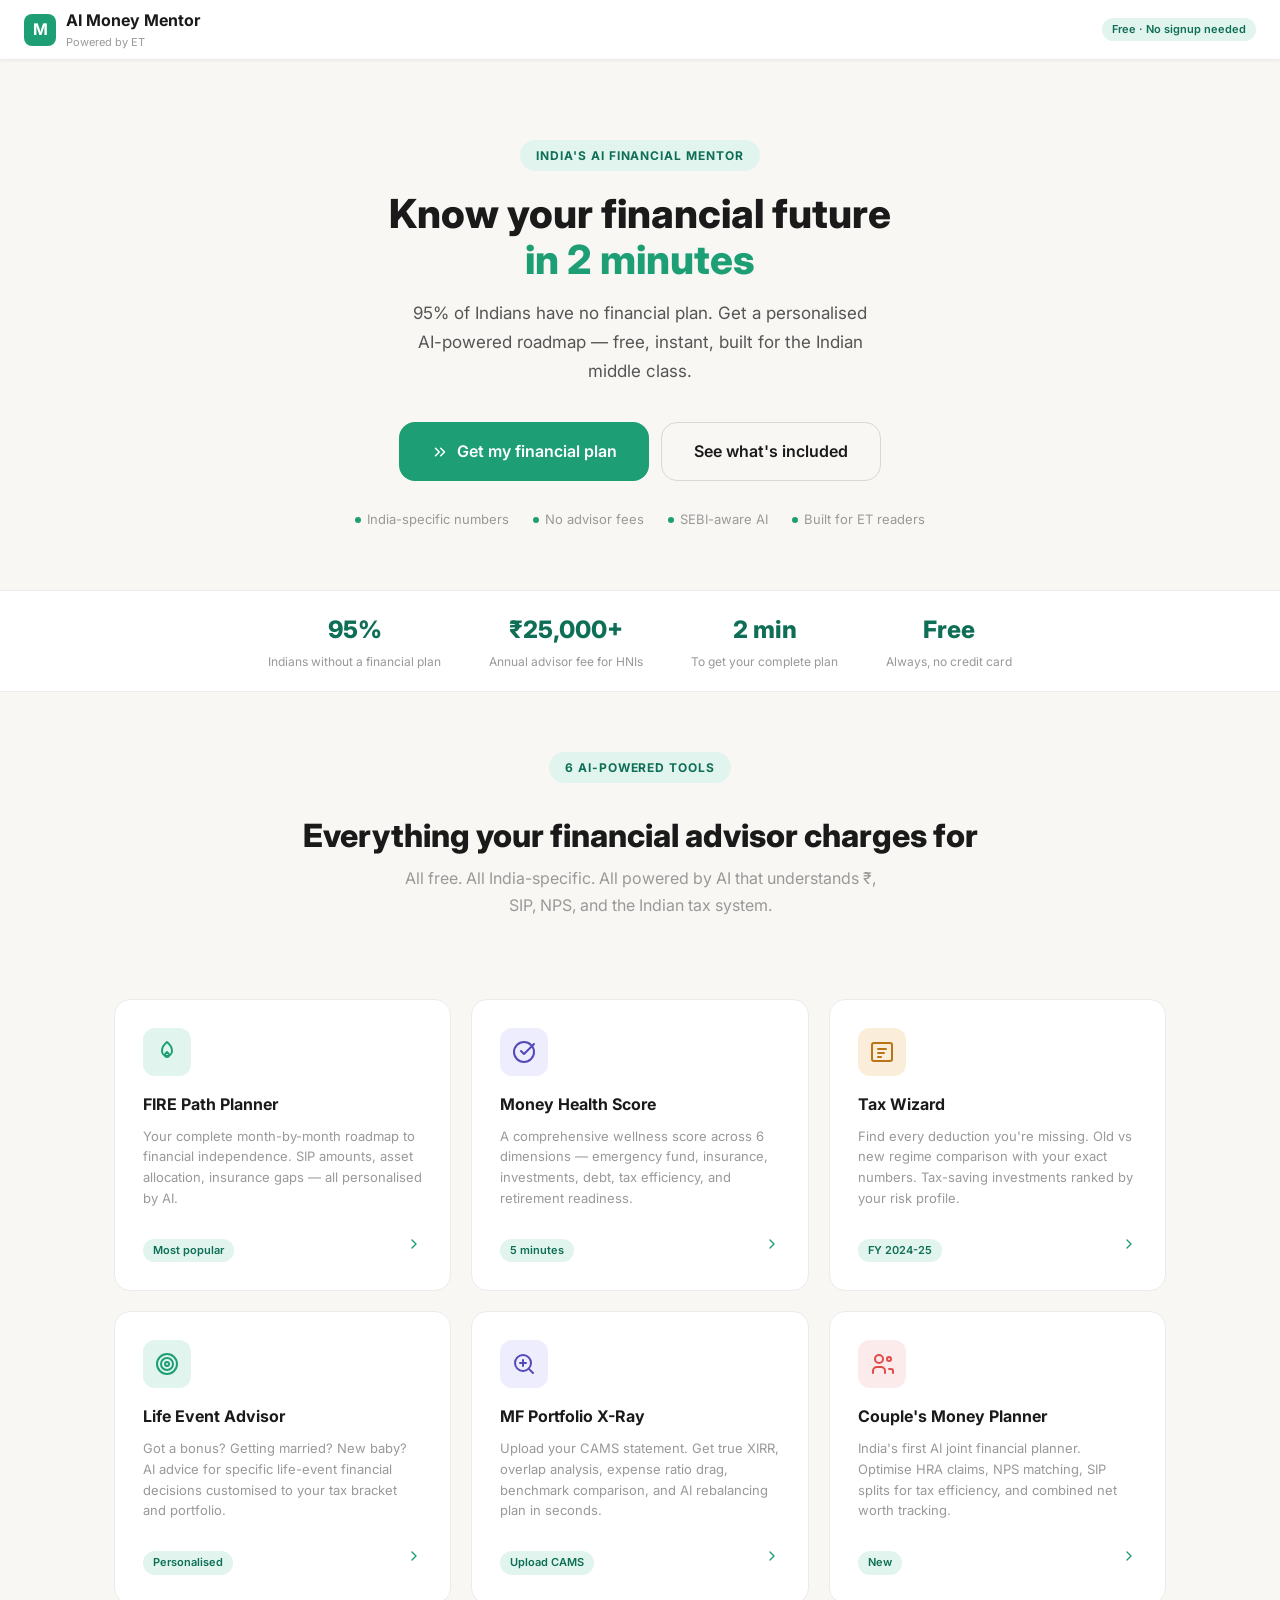
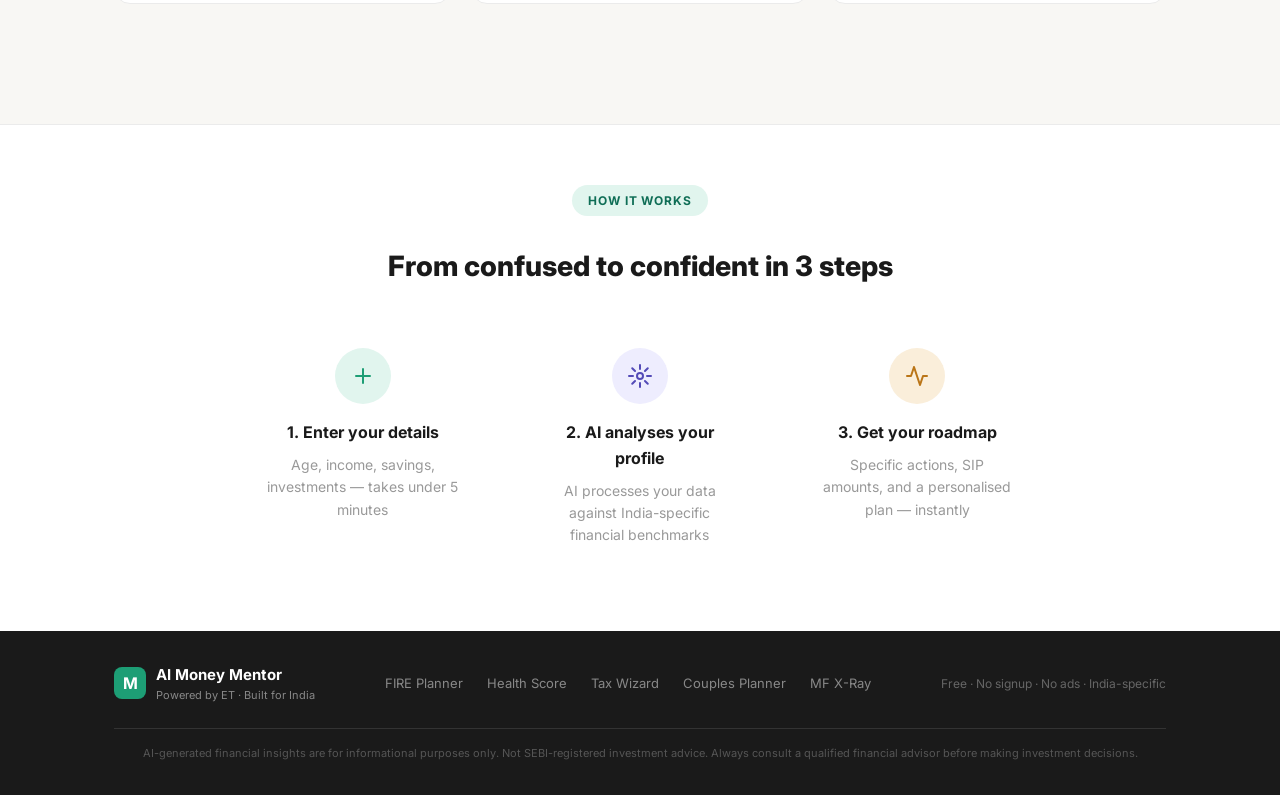
<file: frontend/index.html>
<!DOCTYPE html>
<html lang="en">
<head>
  <meta charset="UTF-8"/>
  <meta name="viewport" content="width=device-width, initial-scale=1.0"/>
  <title>AI Money Mentor — Know your financial future in 2 minutes</title>
  <meta name="description" content="AI-powered personal finance mentor for India. Free FIRE planner, Money Health Score, Tax Wizard and more."/>
  <link rel="preconnect" href="https://fonts.googleapis.com"/>
  <link href="https://fonts.googleapis.com/css2?family=Inter:wght@400;500;600;700;800&display=swap" rel="stylesheet"/>
  <link rel="stylesheet" href="css/style.css"/>
  <link rel="stylesheet" href="css/components.css"/>
</head>
<body>

<!-- Navbar -->
<nav class="navbar">
  <a class="navbar__logo" href="index.html">
    <div class="navbar__logo-mark">M</div>
    <div>
      <div class="navbar__logo-text">AI Money Mentor</div>
      <div class="navbar__logo-sub">Powered by ET</div>
    </div>
  </a>
  <span class="navbar__badge">Free · No signup needed</span>
</nav>

<!-- Hero -->
<section class="hero">
  <div class="container">
    <div class="hero__eyebrow">India's AI Financial Mentor</div>
    <h1 class="hero__title">
      Know your financial future<br/>
      <span>in 2 minutes</span>
    </h1>
    <p class="hero__subtitle">
      95% of Indians have no financial plan. Get a personalised AI-powered roadmap — free, instant, built for the Indian middle class.
    </p>
    <div class="hero__cta">
      <a href="onboarding.html?feature=fire" class="btn btn--primary btn--large">
        <svg width="18" height="18" viewBox="0 0 24 24" fill="none" stroke="currentColor" stroke-width="2" stroke-linecap="round" stroke-linejoin="round"><polyline points="13 17 18 12 13 7"/><polyline points="6 17 11 12 6 7"/></svg>
        Get my financial plan
      </a>
      <a href="#features" class="btn btn--secondary btn--large">See what's included</a>
    </div>
    <div class="hero__trust">
      <div class="hero__trust-item">
        <div class="hero__trust-dot"></div>
        India-specific numbers
      </div>
      <div class="hero__trust-item">
        <div class="hero__trust-dot"></div>
        No advisor fees
      </div>
      <div class="hero__trust-item">
        <div class="hero__trust-dot"></div>
        SEBI-aware AI
      </div>
      <div class="hero__trust-item">
        <div class="hero__trust-dot"></div>
        Built for ET readers
      </div>
    </div>
  </div>
</section>

<!-- Stats Bar -->
<div style="background:var(--bg-primary);border-top:1px solid var(--border-light);border-bottom:1px solid var(--border-light);padding:20px 0">
  <div class="container">
    <div style="display:flex;justify-content:center;gap:48px;flex-wrap:wrap">
      <div style="text-align:center">
        <div style="font-size:24px;font-weight:800;color:var(--brand-green-dark)">95%</div>
        <div style="font-size:12px;color:var(--text-muted);margin-top:2px">Indians without a financial plan</div>
      </div>
      <div style="text-align:center">
        <div style="font-size:24px;font-weight:800;color:var(--brand-green-dark)">₹25,000+</div>
        <div style="font-size:12px;color:var(--text-muted);margin-top:2px">Annual advisor fee for HNIs</div>
      </div>
      <div style="text-align:center">
        <div style="font-size:24px;font-weight:800;color:var(--brand-green-dark)">2 min</div>
        <div style="font-size:12px;color:var(--text-muted);margin-top:2px">To get your complete plan</div>
      </div>
      <div style="text-align:center">
        <div style="font-size:24px;font-weight:800;color:var(--brand-green-dark)">Free</div>
        <div style="font-size:12px;color:var(--text-muted);margin-top:2px">Always, no credit card</div>
      </div>
    </div>
  </div>
</div>

<!-- Features Grid -->
<section id="features" style="padding:60px 0">
  <div class="container">

    <div style="text-align:center;margin-bottom:40px">
      <div class="hero__eyebrow">6 AI-powered tools</div>
      <h2 style="font-size:32px;font-weight:800;margin-top:12px">Everything your financial advisor charges for</h2>
      <p style="font-size:16px;color:var(--text-muted);margin-top:8px;max-width:480px;margin-left:auto;margin-right:auto">
        All free. All India-specific. All powered by AI that understands ₹, SIP, NPS, and the Indian tax system.
      </p>
    </div>

    <div class="features-grid">

      <!-- FIRE Planner -->
      <a class="feature-card" href="onboarding.html?feature=fire">
        <div class="feature-card__icon feature-card__icon--green">
          <svg width="24" height="24" viewBox="0 0 24 24" fill="none" stroke="#1D9E75" stroke-width="2" stroke-linecap="round" stroke-linejoin="round">
            <path d="M12 2c0 0-5 4-5 9a5 5 0 0 0 10 0c0-5-5-9-5-9z"/>
            <path d="M12 12c0 0-2 1.5-2 3a2 2 0 0 0 4 0c0-1.5-2-3-2-3z"/>
          </svg>
        </div>
        <div class="feature-card__title">FIRE Path Planner</div>
        <div class="feature-card__desc">Your complete month-by-month roadmap to financial independence. SIP amounts, asset allocation, insurance gaps — all personalised by AI.</div>
        <div style="display:flex;align-items:center;justify-content:space-between;margin-top:16px">
          <span class="feature-card__tag">Most popular</span>
          <svg width="16" height="16" viewBox="0 0 24 24" fill="none" stroke="var(--brand-green)" stroke-width="2" stroke-linecap="round" stroke-linejoin="round"><polyline points="9 18 15 12 9 6"/></svg>
        </div>
      </a>

      <!-- Money Health Score -->
      <a class="feature-card" href="onboarding.html?feature=score">
        <div class="feature-card__icon feature-card__icon--purple">
          <svg width="24" height="24" viewBox="0 0 24 24" fill="none" stroke="#534AB7" stroke-width="2" stroke-linecap="round" stroke-linejoin="round">
            <circle cx="12" cy="12" r="10"/>
            <polyline points="9 11 12 14 22 4"/>
          </svg>
        </div>
        <div class="feature-card__title">Money Health Score</div>
        <div class="feature-card__desc">A comprehensive wellness score across 6 dimensions — emergency fund, insurance, investments, debt, tax efficiency, and retirement readiness.</div>
        <div style="display:flex;align-items:center;justify-content:space-between;margin-top:16px">
          <span class="feature-card__tag">5 minutes</span>
          <svg width="16" height="16" viewBox="0 0 24 24" fill="none" stroke="var(--brand-green)" stroke-width="2" stroke-linecap="round" stroke-linejoin="round"><polyline points="9 18 15 12 9 6"/></svg>
        </div>
      </a>

      <!-- Tax Wizard -->
      <a class="feature-card" href="onboarding.html?feature=tax">
        <div class="feature-card__icon feature-card__icon--amber">
          <svg width="24" height="24" viewBox="0 0 24 24" fill="none" stroke="#BA7517" stroke-width="2" stroke-linecap="round" stroke-linejoin="round">
            <rect x="2" y="3" width="20" height="18" rx="2"/>
            <line x1="8" y1="9" x2="16" y2="9"/>
            <line x1="8" y1="13" x2="14" y2="13"/>
            <line x1="8" y1="17" x2="11" y2="17"/>
          </svg>
        </div>
        <div class="feature-card__title">Tax Wizard</div>
        <div class="feature-card__desc">Find every deduction you're missing. Old vs new regime comparison with your exact numbers. Tax-saving investments ranked by your risk profile.</div>
        <div style="display:flex;align-items:center;justify-content:space-between;margin-top:16px">
          <span class="feature-card__tag">FY 2024-25</span>
          <svg width="16" height="16" viewBox="0 0 24 24" fill="none" stroke="var(--brand-green)" stroke-width="2" stroke-linecap="round" stroke-linejoin="round"><polyline points="9 18 15 12 9 6"/></svg>
        </div>
      </a>

      <!-- Life Event Advisor -->
      <a class="feature-card" href="onboarding.html?feature=life_event">
        <div class="feature-card__icon feature-card__icon--green">
          <svg width="24" height="24" viewBox="0 0 24 24" fill="none" stroke="#1D9E75" stroke-width="2" stroke-linecap="round" stroke-linejoin="round">
            <circle cx="12" cy="12" r="10"/>
            <circle cx="12" cy="12" r="6"/>
            <circle cx="12" cy="12" r="2"/>
          </svg>
        </div>
        <div class="feature-card__title">Life Event Advisor</div>
        <div class="feature-card__desc">Got a bonus? Getting married? New baby? AI advice for specific life-event financial decisions customised to your tax bracket and portfolio.</div>
        <div style="display:flex;align-items:center;justify-content:space-between;margin-top:16px">
          <span class="feature-card__tag">Personalised</span>
          <svg width="16" height="16" viewBox="0 0 24 24" fill="none" stroke="var(--brand-green)" stroke-width="2" stroke-linecap="round" stroke-linejoin="round"><polyline points="9 18 15 12 9 6"/></svg>
        </div>
      </a>

      <!-- MF X-Ray -->
      <a class="feature-card" href="mf-xray.html">
        <div class="feature-card__icon feature-card__icon--purple">
          <svg width="24" height="24" viewBox="0 0 24 24" fill="none" stroke="#534AB7" stroke-width="2" stroke-linecap="round" stroke-linejoin="round">
            <circle cx="11" cy="11" r="8"/>
            <line x1="21" y1="21" x2="16.65" y2="16.65"/>
            <line x1="11" y1="8" x2="11" y2="14"/>
            <line x1="8" y1="11" x2="14" y2="11"/>
          </svg>
        </div>
        <div class="feature-card__title">MF Portfolio X-Ray</div>
        <div class="feature-card__desc">Upload your CAMS statement. Get true XIRR, overlap analysis, expense ratio drag, benchmark comparison, and AI rebalancing plan in seconds.</div>
        <div style="display:flex;align-items:center;justify-content:space-between;margin-top:16px">
          <span class="feature-card__tag">Upload CAMS</span>
          <svg width="16" height="16" viewBox="0 0 24 24" fill="none" stroke="var(--brand-green)" stroke-width="2" stroke-linecap="round" stroke-linejoin="round"><polyline points="9 18 15 12 9 6"/></svg>
        </div>
      </a>

      <!-- Couples Planner -->
      <a class="feature-card" href="couples.html">
        <div class="feature-card__icon feature-card__icon--red">
          <svg width="24" height="24" viewBox="0 0 24 24" fill="none" stroke="#E24B4A" stroke-width="2" stroke-linecap="round" stroke-linejoin="round">
            <circle cx="9" cy="7" r="4"/>
            <path d="M3 21v-2a4 4 0 0 1 4-4h4a4 4 0 0 1 4 4v2"/>
            <circle cx="19" cy="7" r="2"/>
            <path d="M23 21v-2a2 2 0 0 0-2-2h-2"/>
          </svg>
        </div>
        <div class="feature-card__title">Couple's Money Planner</div>
        <div class="feature-card__desc">India's first AI joint financial planner. Optimise HRA claims, NPS matching, SIP splits for tax efficiency, and combined net worth tracking.</div>
        <div style="display:flex;align-items:center;justify-content:space-between;margin-top:16px">
          <span class="feature-card__tag">New</span>
          <svg width="16" height="16" viewBox="0 0 24 24" fill="none" stroke="var(--brand-green)" stroke-width="2" stroke-linecap="round" stroke-linejoin="round"><polyline points="9 18 15 12 9 6"/></svg>
        </div>
      </a>

    </div>
  </div>
</section>

<!-- How it works -->
<section style="background:var(--bg-primary);padding:60px 0;border-top:1px solid var(--border-light)">
  <div class="container">
    <div style="text-align:center;margin-bottom:40px">
      <div class="hero__eyebrow">How it works</div>
      <h2 style="font-size:28px;font-weight:800;margin-top:12px">From confused to confident in 3 steps</h2>
    </div>
    <div style="display:grid;grid-template-columns:repeat(auto-fit,minmax(240px,1fr));gap:32px;max-width:800px;margin:0 auto">

      <div style="text-align:center;padding:24px">
        <div style="width:56px;height:56px;background:var(--brand-green-light);border-radius:50%;display:flex;align-items:center;justify-content:center;margin:0 auto 16px">
          <svg width="24" height="24" viewBox="0 0 24 24" fill="none" stroke="#1D9E75" stroke-width="2" stroke-linecap="round" stroke-linejoin="round"><line x1="12" y1="5" x2="12" y2="19"/><line x1="5" y1="12" x2="19" y2="12"/></svg>
        </div>
        <div style="font-size:16px;font-weight:700;margin-bottom:8px">1. Enter your details</div>
        <div style="font-size:14px;color:var(--text-muted);line-height:1.6">Age, income, savings, investments — takes under 5 minutes</div>
      </div>

      <div style="text-align:center;padding:24px">
        <div style="width:56px;height:56px;background:var(--brand-purple-light);border-radius:50%;display:flex;align-items:center;justify-content:center;margin:0 auto 16px">
          <svg width="24" height="24" viewBox="0 0 24 24" fill="none" stroke="#534AB7" stroke-width="2" stroke-linecap="round" stroke-linejoin="round"><circle cx="12" cy="12" r="3"/><path d="M12 1v4M12 19v4M4.22 4.22l2.83 2.83M16.95 16.95l2.83 2.83M1 12h4M19 12h4M4.22 19.78l2.83-2.83M16.95 7.05l2.83-2.83"/></svg>
        </div>
        <div style="font-size:16px;font-weight:700;margin-bottom:8px">2. AI analyses your profile</div>
        <div style="font-size:14px;color:var(--text-muted);line-height:1.6">AI processes your data against India-specific financial benchmarks</div>
      </div>

      <div style="text-align:center;padding:24px">
        <div style="width:56px;height:56px;background:var(--brand-amber-light);border-radius:50%;display:flex;align-items:center;justify-content:center;margin:0 auto 16px">
          <svg width="24" height="24" viewBox="0 0 24 24" fill="none" stroke="#BA7517" stroke-width="2" stroke-linecap="round" stroke-linejoin="round"><polyline points="22 12 18 12 15 21 9 3 6 12 2 12"/></svg>
        </div>
        <div style="font-size:16px;font-weight:700;margin-bottom:8px">3. Get your roadmap</div>
        <div style="font-size:14px;color:var(--text-muted);line-height:1.6">Specific actions, SIP amounts, and a personalised plan — instantly</div>
      </div>

    </div>
  </div>
</section>

<!-- Footer -->
<footer style="background:var(--text-primary);color:white;padding:32px 0;margin-top:0">
  <div class="container">
    <div style="display:flex;align-items:center;justify-content:space-between;flex-wrap:wrap;gap:16px">
      <div style="display:flex;align-items:center;gap:10px">
        <div style="width:32px;height:32px;background:var(--brand-green);border-radius:8px;display:flex;align-items:center;justify-content:center;font-weight:700;font-size:16px">M</div>
        <div>
          <div style="font-size:15px;font-weight:700">AI Money Mentor</div>
          <div style="font-size:11px;color:#888">Powered by ET · Built for India</div>
        </div>
      </div>
      <div style="display:flex;gap:24px;flex-wrap:wrap">
        <a href="onboarding.html?feature=fire" style="color:#888;font-size:13px;text-decoration:none">FIRE Planner</a>
        <a href="onboarding.html?feature=score" style="color:#888;font-size:13px;text-decoration:none">Health Score</a>
        <a href="onboarding.html?feature=tax" style="color:#888;font-size:13px;text-decoration:none">Tax Wizard</a>
        <a href="couples.html" style="color:#888;font-size:13px;text-decoration:none">Couples Planner</a>
        <a href="mf-xray.html" style="color:#888;font-size:13px;text-decoration:none">MF X-Ray</a>
      </div>
      <div style="font-size:12px;color:#666">
        Free · No signup · No ads · India-specific
      </div>
    </div>
    <div style="border-top:1px solid #333;margin-top:24px;padding-top:16px;font-size:11px;color:#555;text-align:center">
      AI-generated financial insights are for informational purposes only. Not SEBI-registered investment advice. Always consult a qualified financial advisor before making investment decisions.
    </div>
  </div>
</footer>

<div class="toast" id="toast"></div>
<script src="js/engine.js"></script>
</body>
</html>
</file>
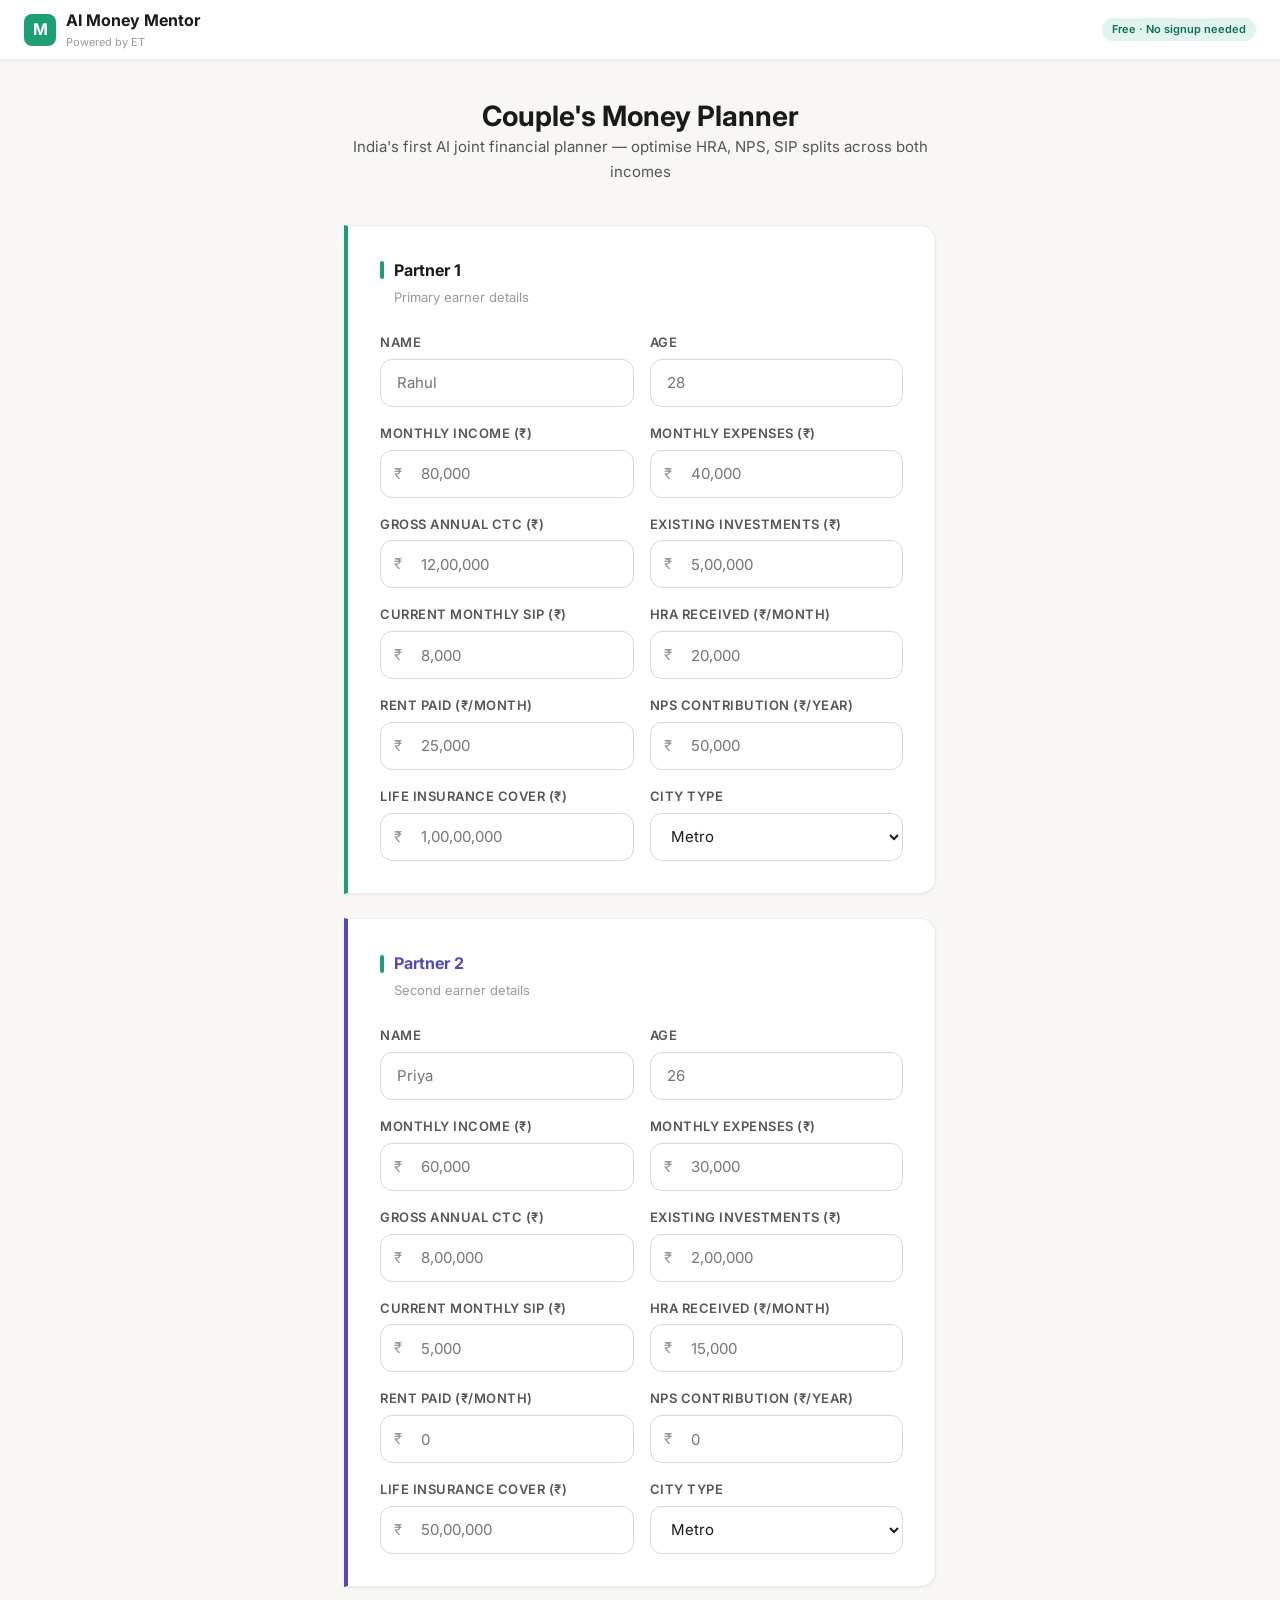
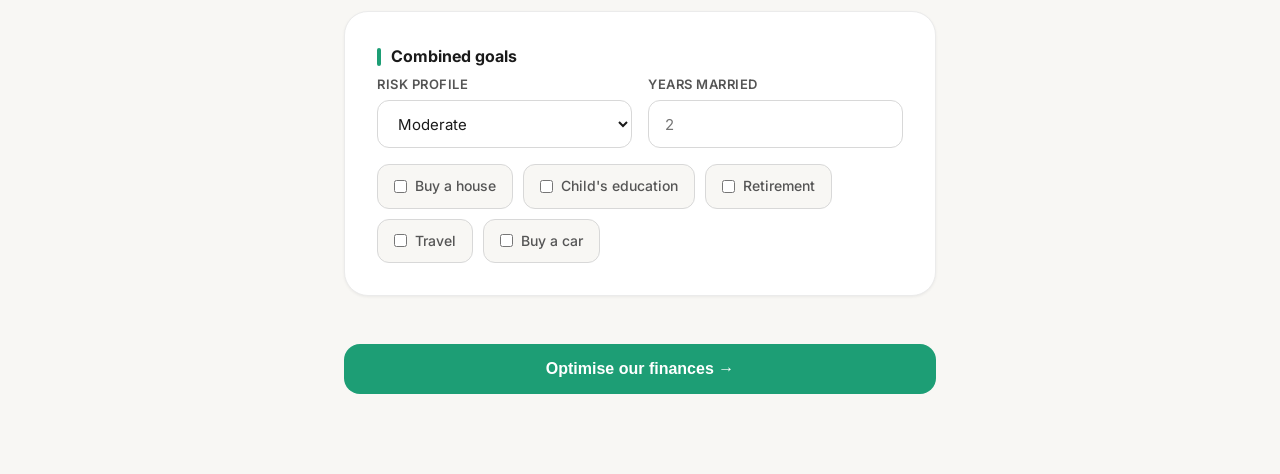
<file: frontend/couples.html>
<!DOCTYPE html>
<html lang="en">
<head>
  <meta charset="UTF-8"/>
  <meta name="viewport" content="width=device-width, initial-scale=1.0"/>
  <title>AI Money Mentor — Couple's Money Planner</title>
  <link rel="preconnect" href="https://fonts.googleapis.com"/>
  <link href="https://fonts.googleapis.com/css2?family=Inter:wght@400;500;600;700;800&display=swap" rel="stylesheet"/>
  <link rel="stylesheet" href="css/style.css"/>
  <link rel="stylesheet" href="css/components.css"/>
</head>
<body>

<nav class="navbar">
  <a class="navbar__logo" href="index.html">
    <div class="navbar__logo-mark">M</div>
    <div>
      <div class="navbar__logo-text">AI Money Mentor</div>
      <div class="navbar__logo-sub">Powered by ET</div>
    </div>
  </a>
  <span class="navbar__badge">Free · No signup needed</span>
</nav>

<div class="loading-overlay" id="loadingOverlay">
  <div class="loading-spinner"></div>
  <div class="loading-text" id="loadingText">Optimising your combined finances...</div>
</div>

<section class="onboarding">
  <div class="container--narrow">
    <div class="onboarding__header">
      <h1>Couple's Money Planner</h1>
      <p>India's first AI joint financial planner — optimise HRA, NPS, SIP splits across both incomes</p>
    </div>

    <form id="couplesForm" novalidate>

      <!-- Partner 1 -->
      <div class="form-section" style="border-left:4px solid var(--brand-green);border-radius:0 var(--radius-lg) var(--radius-lg) 0">
        <div class="form-section__title">Partner 1</div>
        <div class="form-section__subtitle">Primary earner details</div>
        <div class="grid-2" style="gap:16px">
          <div class="form-group">
            <label class="form-label">Name</label>
            <input class="form-input" type="text" id="p1_name" placeholder="Rahul"/>
          </div>
          <div class="form-group">
            <label class="form-label">Age</label>
            <input class="form-input" type="number" id="p1_age" placeholder="28" required/>
          </div>
          <div class="form-group">
            <label class="form-label">Monthly income (₹)</label>
            <div class="form-row">
              <span class="form-prefix">₹</span>
              <input class="form-input form-input--prefix" type="number" id="p1_monthly_income" placeholder="80,000" required/>
            </div>
          </div>
          <div class="form-group">
            <label class="form-label">Monthly expenses (₹)</label>
            <div class="form-row">
              <span class="form-prefix">₹</span>
              <input class="form-input form-input--prefix" type="number" id="p1_monthly_expenses" placeholder="40,000" required/>
            </div>
          </div>
          <div class="form-group">
            <label class="form-label">Gross annual CTC (₹)</label>
            <div class="form-row">
              <span class="form-prefix">₹</span>
              <input class="form-input form-input--prefix" type="number" id="p1_gross_annual_salary" placeholder="12,00,000"/>
            </div>
          </div>
          <div class="form-group">
            <label class="form-label">Existing investments (₹)</label>
            <div class="form-row">
              <span class="form-prefix">₹</span>
              <input class="form-input form-input--prefix" type="number" id="p1_existing_investments" placeholder="5,00,000"/>
            </div>
          </div>
          <div class="form-group">
            <label class="form-label">Current monthly SIP (₹)</label>
            <div class="form-row">
              <span class="form-prefix">₹</span>
              <input class="form-input form-input--prefix" type="number" id="p1_existing_sip" placeholder="8,000"/>
            </div>
          </div>
          <div class="form-group">
            <label class="form-label">HRA received (₹/month)</label>
            <div class="form-row">
              <span class="form-prefix">₹</span>
              <input class="form-input form-input--prefix" type="number" id="p1_hra_received" placeholder="20,000"/>
            </div>
          </div>
          <div class="form-group">
            <label class="form-label">Rent paid (₹/month)</label>
            <div class="form-row">
              <span class="form-prefix">₹</span>
              <input class="form-input form-input--prefix" type="number" id="p1_rent_paid" placeholder="25,000"/>
            </div>
          </div>
          <div class="form-group">
            <label class="form-label">NPS contribution (₹/year)</label>
            <div class="form-row">
              <span class="form-prefix">₹</span>
              <input class="form-input form-input--prefix" type="number" id="p1_nps_contribution" placeholder="50,000"/>
            </div>
          </div>
          <div class="form-group">
            <label class="form-label">Life insurance cover (₹)</label>
            <div class="form-row">
              <span class="form-prefix">₹</span>
              <input class="form-input form-input--prefix" type="number" id="p1_life_insurance_cover" placeholder="1,00,00,000"/>
            </div>
          </div>
          <div class="form-group">
            <label class="form-label">City type</label>
            <select class="form-select" id="p1_city_type">
              <option value="metro">Metro</option>
              <option value="non-metro">Non-metro</option>
            </select>
          </div>
        </div>
      </div>

      <!-- Partner 2 -->
      <div class="form-section" style="border-left:4px solid var(--brand-purple);border-radius:0 var(--radius-lg) var(--radius-lg) 0">
        <div class="form-section__title" style="color:var(--brand-purple)">Partner 2</div>
        <div class="form-section__subtitle">Second earner details</div>
        <div class="grid-2" style="gap:16px">
          <div class="form-group">
            <label class="form-label">Name</label>
            <input class="form-input" type="text" id="p2_name" placeholder="Priya"/>
          </div>
          <div class="form-group">
            <label class="form-label">Age</label>
            <input class="form-input" type="number" id="p2_age" placeholder="26" required/>
          </div>
          <div class="form-group">
            <label class="form-label">Monthly income (₹)</label>
            <div class="form-row">
              <span class="form-prefix">₹</span>
              <input class="form-input form-input--prefix" type="number" id="p2_monthly_income" placeholder="60,000" required/>
            </div>
          </div>
          <div class="form-group">
            <label class="form-label">Monthly expenses (₹)</label>
            <div class="form-row">
              <span class="form-prefix">₹</span>
              <input class="form-input form-input--prefix" type="number" id="p2_monthly_expenses" placeholder="30,000" required/>
            </div>
          </div>
          <div class="form-group">
            <label class="form-label">Gross annual CTC (₹)</label>
            <div class="form-row">
              <span class="form-prefix">₹</span>
              <input class="form-input form-input--prefix" type="number" id="p2_gross_annual_salary" placeholder="8,00,000"/>
            </div>
          </div>
          <div class="form-group">
            <label class="form-label">Existing investments (₹)</label>
            <div class="form-row">
              <span class="form-prefix">₹</span>
              <input class="form-input form-input--prefix" type="number" id="p2_existing_investments" placeholder="2,00,000"/>
            </div>
          </div>
          <div class="form-group">
            <label class="form-label">Current monthly SIP (₹)</label>
            <div class="form-row">
              <span class="form-prefix">₹</span>
              <input class="form-input form-input--prefix" type="number" id="p2_existing_sip" placeholder="5,000"/>
            </div>
          </div>
          <div class="form-group">
            <label class="form-label">HRA received (₹/month)</label>
            <div class="form-row">
              <span class="form-prefix">₹</span>
              <input class="form-input form-input--prefix" type="number" id="p2_hra_received" placeholder="15,000"/>
            </div>
          </div>
          <div class="form-group">
            <label class="form-label">Rent paid (₹/month)</label>
            <div class="form-row">
              <span class="form-prefix">₹</span>
              <input class="form-input form-input--prefix" type="number" id="p2_rent_paid" placeholder="0"/>
            </div>
          </div>
          <div class="form-group">
            <label class="form-label">NPS contribution (₹/year)</label>
            <div class="form-row">
              <span class="form-prefix">₹</span>
              <input class="form-input form-input--prefix" type="number" id="p2_nps_contribution" placeholder="0"/>
            </div>
          </div>
          <div class="form-group">
            <label class="form-label">Life insurance cover (₹)</label>
            <div class="form-row">
              <span class="form-prefix">₹</span>
              <input class="form-input form-input--prefix" type="number" id="p2_life_insurance_cover" placeholder="50,00,000"/>
            </div>
          </div>
          <div class="form-group">
            <label class="form-label">City type</label>
            <select class="form-select" id="p2_city_type">
              <option value="metro">Metro</option>
              <option value="non-metro">Non-metro</option>
            </select>
          </div>
        </div>
      </div>

      <!-- Combined goals -->
      <div class="form-section">
        <div class="form-section__title">Combined goals</div>
        <div class="grid-2" style="gap:16px">
          <div class="form-group">
            <label class="form-label">Risk profile</label>
            <select class="form-select" id="risk_profile">
              <option value="conservative">Conservative</option>
              <option value="moderate" selected>Moderate</option>
              <option value="aggressive">Aggressive</option>
            </select>
          </div>
          <div class="form-group">
            <label class="form-label">Years married</label>
            <input class="form-input" type="number" id="years_married" placeholder="2" min="0"/>
          </div>
        </div>
        <div style="display:flex;flex-wrap:wrap;gap:10px;margin-top:16px">
          <label class="goal-chip"><input type="checkbox" value="house"/> Buy a house</label>
          <label class="goal-chip"><input type="checkbox" value="child_education"/> Child's education</label>
          <label class="goal-chip"><input type="checkbox" value="retirement"/> Retirement</label>
          <label class="goal-chip"><input type="checkbox" value="travel"/> Travel</label>
          <label class="goal-chip"><input type="checkbox" value="car"/> Buy a car</label>
        </div>
      </div>

      <button type="submit" class="btn btn--primary btn--large btn--full mt-24" id="submitBtn">
        Optimise our finances →
      </button>

    </form>
  </div>
</section>

<style>
.goal-chip {
  display:flex;align-items:center;gap:8px;padding:10px 16px;
  background:var(--bg-secondary);border:1.5px solid var(--border-medium);
  border-radius:var(--radius-md);font-size:14px;font-weight:500;
  cursor:pointer;transition:var(--transition);color:var(--text-secondary);
}
.goal-chip:hover { border-color:var(--brand-green);color:var(--brand-green-dark); }
.goal-chip input { accent-color:var(--brand-green); }
.goal-chip:has(input:checked) {
  border-color:var(--brand-green);
  background:var(--brand-green-light);
  color:var(--brand-green-dark);
}
</style>

<div class="toast" id="toast"></div>

<script>
const API_BASE = (window.location.hostname === '127.0.0.1' || window.location.hostname === 'localhost')
  ? 'http://127.0.0.1:8000'
  : 'https://ai-money-mentor-backend.onrender.com';

const LOADING_MESSAGES = [
  'Analysing combined income...',
  'Optimising HRA claims...',
  'Computing NPS strategy...',
  'Splitting SIPs by goal...',
  'Almost there...',
];

function g(id) { return parseFloat(document.getElementById(id)?.value) || 0; }
function s(id) { return document.getElementById(id)?.value || ''; }

function showLoading() {
  const overlay = document.getElementById('loadingOverlay');
  const text = document.getElementById('loadingText');
  if (!overlay) return;
  overlay.classList.add('active');
  let i = 0;
  const interval = setInterval(() => {
    if (text) text.textContent = LOADING_MESSAGES[i % LOADING_MESSAGES.length];
    i++;
  }, 2200);
  overlay._interval = interval;
}

function hideLoading() {
  const overlay = document.getElementById('loadingOverlay');
  if (!overlay) return;
  overlay.classList.remove('active');
  clearInterval(overlay._interval);
}

function showToast(msg, type = '') {
  const t = document.getElementById('toast');
  if (!t) return;
  t.textContent = msg;
  t.className = `toast show ${type}`;
  setTimeout(() => { t.className = 'toast'; }, 3500);
}

document.getElementById('couplesForm').addEventListener('submit', async (e) => {
  e.preventDefault();

  const goals = Array.from(document.querySelectorAll('.goal-chip input:checked')).map(c => c.value);

  const payload = {
    partner1: {
      name:                  s('p1_name') || 'Partner 1',
      age:                   Math.round(g('p1_age')),
      monthly_income:        g('p1_monthly_income'),
      monthly_expenses:      g('p1_monthly_expenses'),
      gross_annual_salary:   g('p1_gross_annual_salary'),
      existing_investments:  g('p1_existing_investments'),
      existing_sip:          g('p1_existing_sip'),
      hra_received:          g('p1_hra_received'),
      rent_paid:             g('p1_rent_paid'),
      nps_contribution:      g('p1_nps_contribution'),
      life_insurance_cover:  g('p1_life_insurance_cover'),
      health_insurance_cover: 500000,
      city_type:             s('p1_city_type'),
    },
    partner2: {
      name:                  s('p2_name') || 'Partner 2',
      age:                   Math.round(g('p2_age')),
      monthly_income:        g('p2_monthly_income'),
      monthly_expenses:      g('p2_monthly_expenses'),
      gross_annual_salary:   g('p2_gross_annual_salary'),
      existing_investments:  g('p2_existing_investments'),
      existing_sip:          g('p2_existing_sip'),
      hra_received:          g('p2_hra_received'),
      rent_paid:             g('p2_rent_paid'),
      nps_contribution:      g('p2_nps_contribution'),
      life_insurance_cover:  g('p2_life_insurance_cover'),
      health_insurance_cover: 500000,
      city_type:             s('p2_city_type'),
    },
    combined_goals: goals,
    risk_profile:   s('risk_profile'),
    years_married:  Math.round(g('years_married')),
  };

  if (!payload.partner1.age || !payload.partner1.monthly_income ||
      !payload.partner2.age || !payload.partner2.monthly_income) {
    showToast('Please fill both partners age and income', 'error');
    return;
  }

  showLoading();
  document.getElementById('submitBtn').classList.add('btn--loading');

  try {
    const res = await fetch(`${API_BASE}/api/couples`, {
      method: 'POST',
      headers: { 'Content-Type': 'application/json' },
      body: JSON.stringify(payload),
    });

    if (!res.ok) {
      const err = await res.json().catch(() => ({}));
      throw new Error(err.detail || `Error ${res.status}`);
    }

    const result = await res.json();
    sessionStorage.setItem('mentorResult', JSON.stringify({ feature: 'couples', result }));
    window.location.href = 'result.html';
  } catch (err) {
    hideLoading();
    document.getElementById('submitBtn').classList.remove('btn--loading');
    showToast(err.message || 'Something went wrong', 'error');
    console.error(err);
  }
});

// Wake up Render backend on page load
(async () => {
  try { await fetch(`${API_BASE}/api/health`); } catch (_) {}
})();
</script>
</body>
</html>
</file>
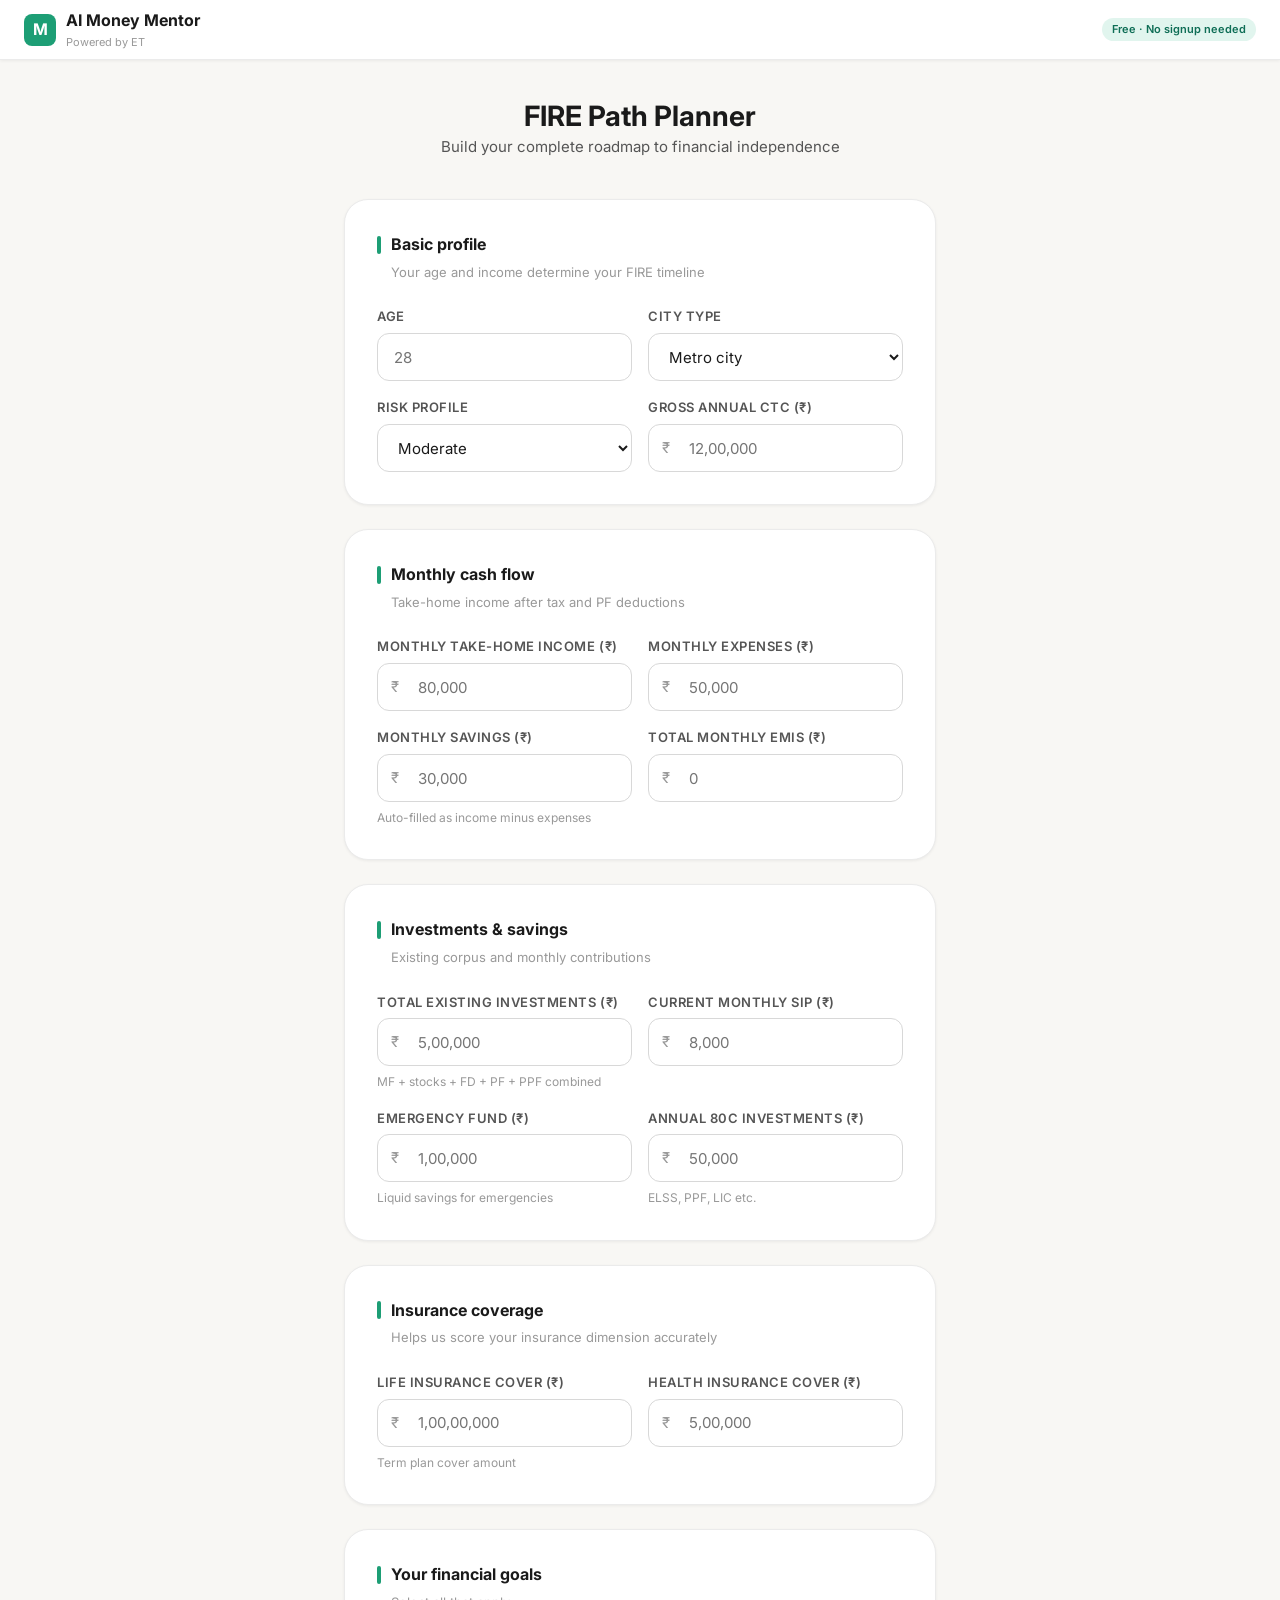
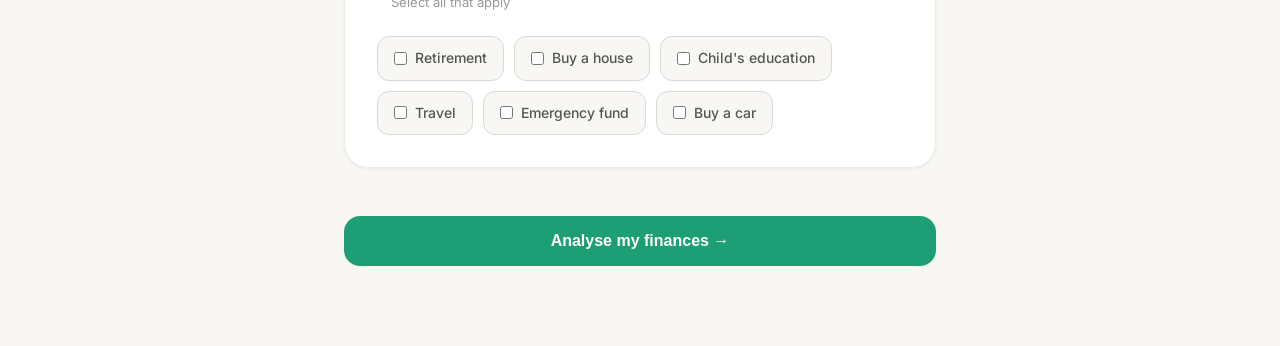
<file: frontend/onboarding.html>
<!DOCTYPE html>
<html lang="en">
<head>
  <meta charset="UTF-8"/>
  <meta name="viewport" content="width=device-width, initial-scale=1.0"/>
  <title>AI Money Mentor — Your Financial Profile</title>
  <link rel="preconnect" href="https://fonts.googleapis.com"/>
  <link href="https://fonts.googleapis.com/css2?family=Inter:wght@400;500;600;700;800&display=swap" rel="stylesheet"/>
  <link rel="stylesheet" href="css/style.css"/>
  <link rel="stylesheet" href="css/components.css"/>
</head>
<body>

<nav class="navbar">
  <a class="navbar__logo" href="index.html">
    <div class="navbar__logo-mark">M</div>
    <div>
      <div class="navbar__logo-text">AI Money Mentor</div>
      <div class="navbar__logo-sub">Powered by ET</div>
    </div>
  </a>
  <span class="navbar__badge">Free · No signup needed</span>
</nav>

<div class="loading-overlay" id="loadingOverlay">
  <div class="loading-spinner"></div>
  <div class="loading-text" id="loadingText">Analysing your finances...</div>
</div>

<section class="onboarding">
  <div class="container--narrow">
    <div class="onboarding__header">
      <h1 id="formTitle">Your Financial Profile</h1>
      <p id="formSubtitle">Tell us about yourself — takes under 5 minutes</p>
    </div>

    <form id="mainForm" novalidate>

      <!-- Section 1: Basic Profile -->
      <div class="form-section">
        <div class="form-section__title">Basic profile</div>
        <div class="form-section__subtitle">Your age and income determine your FIRE timeline</div>
        <div class="grid-2" style="gap:16px">
          <div class="form-group">
            <label class="form-label">Age</label>
            <input class="form-input" type="number" id="age" name="age" placeholder="28" min="18" max="70" required/>
            <span class="form-error">Please enter a valid age (18–70)</span>
          </div>
          <div class="form-group">
            <label class="form-label">City type</label>
            <select class="form-select" id="city_type" name="city_type">
              <option value="metro">Metro city</option>
              <option value="non-metro">Non-metro</option>
            </select>
          </div>
          <div class="form-group">
            <label class="form-label">Risk profile</label>
            <select class="form-select" id="risk_profile" name="risk_profile">
              <option value="conservative">Conservative</option>
              <option value="moderate" selected>Moderate</option>
              <option value="aggressive">Aggressive</option>
            </select>
          </div>
          <div class="form-group">
            <label class="form-label">Gross annual CTC (₹)</label>
            <div class="form-row">
              <span class="form-prefix">₹</span>
              <input class="form-input form-input--prefix" type="number" id="gross_annual_salary" name="gross_annual_salary" placeholder="12,00,000"/>
            </div>
          </div>
        </div>
      </div>

      <!-- Section 2: Income & Expenses -->
      <div class="form-section">
        <div class="form-section__title">Monthly cash flow</div>
        <div class="form-section__subtitle">Take-home income after tax and PF deductions</div>
        <div class="grid-2" style="gap:16px">
          <div class="form-group">
            <label class="form-label">Monthly take-home income (₹)</label>
            <div class="form-row">
              <span class="form-prefix">₹</span>
              <input class="form-input form-input--prefix" type="number" id="monthly_income" name="monthly_income" placeholder="80,000" required/>
              <span class="form-error">Required</span>
            </div>
          </div>
          <div class="form-group">
            <label class="form-label">Monthly expenses (₹)</label>
            <div class="form-row">
              <span class="form-prefix">₹</span>
              <input class="form-input form-input--prefix" type="number" id="monthly_expenses" name="monthly_expenses" placeholder="50,000" required/>
              <span class="form-error">Required</span>
            </div>
          </div>
          <div class="form-group">
            <label class="form-label">Monthly savings (₹)</label>
            <div class="form-row">
              <span class="form-prefix">₹</span>
              <input class="form-input form-input--prefix" type="number" id="monthly_savings" name="monthly_savings" placeholder="30,000"/>
            </div>
            <span class="form-hint">Auto-filled as income minus expenses</span>
          </div>
          <div class="form-group">
            <label class="form-label">Total monthly EMIs (₹)</label>
            <div class="form-row">
              <span class="form-prefix">₹</span>
              <input class="form-input form-input--prefix" type="number" id="total_debt_emi" name="total_debt_emi" placeholder="0"/>
            </div>
          </div>
        </div>
      </div>

      <!-- Section 3: Investments -->
      <div class="form-section">
        <div class="form-section__title">Investments & savings</div>
        <div class="form-section__subtitle">Existing corpus and monthly contributions</div>
        <div class="grid-2" style="gap:16px">
          <div class="form-group">
            <label class="form-label">Total existing investments (₹)</label>
            <div class="form-row">
              <span class="form-prefix">₹</span>
              <input class="form-input form-input--prefix" type="number" id="existing_investments" name="existing_investments" placeholder="5,00,000"/>
            </div>
            <span class="form-hint">MF + stocks + FD + PF + PPF combined</span>
          </div>
          <div class="form-group">
            <label class="form-label">Current monthly SIP (₹)</label>
            <div class="form-row">
              <span class="form-prefix">₹</span>
              <input class="form-input form-input--prefix" type="number" id="existing_sip" name="existing_sip" placeholder="8,000"/>
            </div>
          </div>
          <div class="form-group">
            <label class="form-label">Emergency fund (₹)</label>
            <div class="form-row">
              <span class="form-prefix">₹</span>
              <input class="form-input form-input--prefix" type="number" id="emergency_fund" name="emergency_fund" placeholder="1,00,000"/>
            </div>
            <span class="form-hint">Liquid savings for emergencies</span>
          </div>
          <div class="form-group">
            <label class="form-label">Annual 80C investments (₹)</label>
            <div class="form-row">
              <span class="form-prefix">₹</span>
              <input class="form-input form-input--prefix" type="number" id="tax_saving_investments" name="tax_saving_investments" placeholder="50,000"/>
            </div>
            <span class="form-hint">ELSS, PPF, LIC etc.</span>
          </div>
        </div>
      </div>

      <!-- Section 4: Insurance -->
      <div class="form-section">
        <div class="form-section__title">Insurance coverage</div>
        <div class="form-section__subtitle">Helps us score your insurance dimension accurately</div>
        <div class="grid-2" style="gap:16px">
          <div class="form-group">
            <label class="form-label">Life insurance cover (₹)</label>
            <div class="form-row">
              <span class="form-prefix">₹</span>
              <input class="form-input form-input--prefix" type="number" id="life_insurance_cover" name="life_insurance_cover" placeholder="1,00,00,000"/>
            </div>
            <span class="form-hint">Term plan cover amount</span>
          </div>
          <div class="form-group">
            <label class="form-label">Health insurance cover (₹)</label>
            <div class="form-row">
              <span class="form-prefix">₹</span>
              <input class="form-input form-input--prefix" type="number" id="health_insurance_cover" name="health_insurance_cover" placeholder="5,00,000"/>
            </div>
          </div>
        </div>
      </div>

      <!-- Section 5: Goals (conditional) -->
      <div class="form-section" id="goalsSection">
        <div class="form-section__title">Your financial goals</div>
        <div class="form-section__subtitle">Select all that apply</div>
        <div style="display:flex;flex-wrap:wrap;gap:10px" id="goalsGrid">
          <label class="goal-chip"><input type="checkbox" value="retirement" name="goals"/> Retirement</label>
          <label class="goal-chip"><input type="checkbox" value="house" name="goals"/> Buy a house</label>
          <label class="goal-chip"><input type="checkbox" value="child_education" name="goals"/> Child's education</label>
          <label class="goal-chip"><input type="checkbox" value="travel" name="goals"/> Travel</label>
          <label class="goal-chip"><input type="checkbox" value="emergency_fund" name="goals"/> Emergency fund</label>
          <label class="goal-chip"><input type="checkbox" value="car" name="goals"/> Buy a car</label>
        </div>
      </div>

      <!-- Life Event Section (conditional) -->
      <div class="form-section" id="lifeEventSection" style="display:none">
        <div class="form-section__title">Life event details</div>
        <div class="grid-2" style="gap:16px">
          <div class="form-group">
            <label class="form-label">Event type</label>
            <select class="form-select" id="event_type" name="event_type">
              <option value="bonus">Bonus received</option>
              <option value="marriage">Getting married</option>
              <option value="baby">New baby</option>
              <option value="inheritance">Inheritance</option>
              <option value="job_change">Job change</option>
            </select>
          </div>
          <div class="form-group">
            <label class="form-label">Amount involved (₹)</label>
            <div class="form-row">
              <span class="form-prefix">₹</span>
              <input class="form-input form-input--prefix" type="number" id="event_amount" name="event_amount" placeholder="5,00,000"/>
            </div>
          </div>
          <div class="form-group" style="grid-column:1/-1">
            <label class="form-label">Additional context (optional)</label>
            <textarea class="form-input" id="event_details" name="event_details" rows="2" style="height:auto;padding:12px 16px" placeholder="e.g. Annual performance bonus, planning to invest most of it"></textarea>
          </div>
        </div>
      </div>

      <button type="submit" class="btn btn--primary btn--large btn--full mt-24" id="submitBtn">
        Analyse my finances →
      </button>

    </form>
  </div>
</section>

<style>
.goal-chip {
  display: flex;
  align-items: center;
  gap: 8px;
  padding: 10px 16px;
  background: var(--bg-secondary);
  border: 1.5px solid var(--border-medium);
  border-radius: var(--radius-md);
  font-size: 14px;
  font-weight: 500;
  cursor: pointer;
  transition: var(--transition);
  color: var(--text-secondary);
}
.goal-chip:hover { border-color: var(--brand-green); color: var(--brand-green-dark); }
.goal-chip input[type="checkbox"] { accent-color: var(--brand-green); }
.goal-chip:has(input:checked) {
  border-color: var(--brand-green);
  background: var(--brand-green-light);
  color: var(--brand-green-dark);
}
</style>

<div class="toast" id="toast"></div>
<script src="js/engine.js"></script>
</body>
</html>
</file>
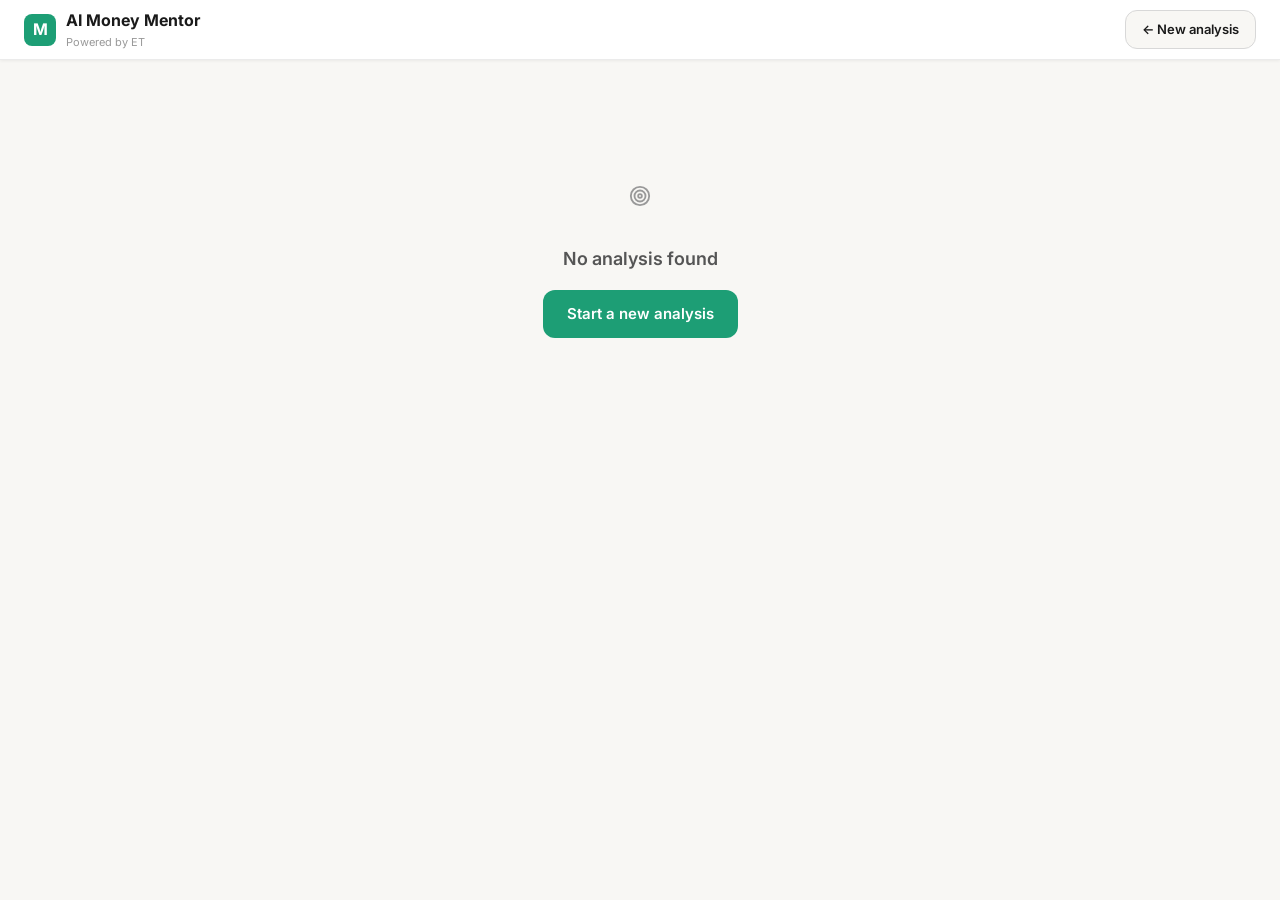
<file: frontend/result.html>
<!DOCTYPE html>
<html lang="en">
<head>
  <meta charset="UTF-8"/>
  <meta name="viewport" content="width=device-width, initial-scale=1.0"/>
  <title>AI Money Mentor — Your Financial Report</title>
  <link rel="preconnect" href="https://fonts.googleapis.com"/>
  <link href="https://fonts.googleapis.com/css2?family=Inter:wght@400;500;600;700;800&display=swap" rel="stylesheet"/>
  <link rel="stylesheet" href="css/style.css"/>
  <link rel="stylesheet" href="css/components.css"/>
</head>
<body>

<nav class="navbar">
  <a class="navbar__logo" href="index.html">
    <div class="navbar__logo-mark">M</div>
    <div>
      <div class="navbar__logo-text">AI Money Mentor</div>
      <div class="navbar__logo-sub">Powered by ET</div>
    </div>
  </a>
  <a href="index.html" class="btn btn--secondary" style="font-size:13px;padding:8px 16px">← New analysis</a>
</nav>

<div class="container" style="padding-top:32px;padding-bottom:80px" id="resultContainer">
  <div class="state-empty">
    <div class="state-empty__icon">⏳</div>
    <div class="state-empty__title">Loading your financial report...</div>
    <div class="state-empty__sub">This takes about 10 seconds</div>
  </div>
</div>

<div class="toast" id="toast"></div>
<script src="js/render.js"></script>
<script src="js/engine.js"></script>
</body>
</html>
</file>
<file: frontend/css/style.css>
/* ── Design Tokens ── */
:root {
  --brand-green: #1D9E75;
  --brand-green-light: #E1F5EE;
  --brand-green-dark: #0F6E56;
  --brand-purple: #534AB7;
  --brand-purple-light: #EEEDFE;
  --brand-amber: #BA7517;
  --brand-amber-light: #FAEEDA;
  --brand-red: #E24B4A;
  --brand-red-light: #FCEBEB;

  --bg-primary: #FFFFFF;
  --bg-secondary: #F8F7F4;
  --bg-tertiary: #F0EEE9;

  --text-primary: #1A1A1A;
  --text-secondary: #555555;
  --text-muted: #999999;

  --border-light: #EBEBEB;
  --border-medium: #D8D8D8;

  --radius-sm: 8px;
  --radius-md: 12px;
  --radius-lg: 16px;
  --radius-xl: 24px;

  --shadow-sm: 0 1px 3px rgba(0,0,0,0.06);
  --shadow-md: 0 4px 12px rgba(0,0,0,0.08);
  --shadow-lg: 0 8px 32px rgba(0,0,0,0.10);

  --font-sans: 'Inter', -apple-system, BlinkMacSystemFont, 'Segoe UI', sans-serif;
  --transition: 0.2s ease;
}

/* ── Reset ── */
*, *::before, *::after {
  box-sizing: border-box;
  margin: 0;
  padding: 0;
}

html { font-size: 16px; scroll-behavior: smooth; }

body {
  font-family: var(--font-sans);
  background: var(--bg-secondary);
  color: var(--text-primary);
  line-height: 1.6;
  min-height: 100vh;
  -webkit-font-smoothing: antialiased;
}

/* ── Typography ── */
h1 { font-size: 28px; font-weight: 700; line-height: 1.2; }
h2 { font-size: 22px; font-weight: 600; line-height: 1.3; }
h3 { font-size: 18px; font-weight: 600; }
h4 { font-size: 15px; font-weight: 600; }
p  { font-size: 15px; color: var(--text-secondary); line-height: 1.7; }

/* ── Layout ── */
.container {
  max-width: 1100px;
  margin: 0 auto;
  padding: 0 24px;
}

.container--narrow {
  max-width: 640px;
  margin: 0 auto;
  padding: 0 24px;
}

/* ── Navbar ── */
.navbar {
  background: var(--bg-primary);
  border-bottom: 1px solid var(--border-light);
  padding: 0 24px;
  height: 60px;
  display: flex;
  align-items: center;
  justify-content: space-between;
  position: sticky;
  top: 0;
  z-index: 100;
  box-shadow: var(--shadow-sm);
}

.navbar__logo {
  display: flex;
  align-items: center;
  gap: 10px;
  text-decoration: none;
}

.navbar__logo-mark {
  width: 32px;
  height: 32px;
  background: var(--brand-green);
  border-radius: var(--radius-sm);
  display: flex;
  align-items: center;
  justify-content: center;
  color: white;
  font-weight: 700;
  font-size: 16px;
}

.navbar__logo-text {
  font-size: 16px;
  font-weight: 700;
  color: var(--text-primary);
}

.navbar__logo-sub {
  font-size: 11px;
  color: var(--text-muted);
  font-weight: 400;
}

.navbar__badge {
  background: var(--brand-green-light);
  color: var(--brand-green-dark);
  font-size: 11px;
  font-weight: 600;
  padding: 3px 10px;
  border-radius: 20px;
}

/* ── Buttons ── */
.btn {
  display: inline-flex;
  align-items: center;
  justify-content: center;
  gap: 8px;
  padding: 12px 24px;
  border-radius: var(--radius-md);
  font-size: 15px;
  font-weight: 600;
  cursor: pointer;
  border: none;
  transition: var(--transition);
  text-decoration: none;
  white-space: nowrap;
}

.btn--primary {
  background: var(--brand-green);
  color: white;
}
.btn--primary:hover { background: var(--brand-green-dark); transform: translateY(-1px); box-shadow: var(--shadow-md); }

.btn--secondary {
  background: var(--bg-secondary);
  color: var(--text-primary);
  border: 1px solid var(--border-medium);
}
.btn--secondary:hover { background: var(--bg-tertiary); }

.btn--large { padding: 16px 32px; font-size: 16px; border-radius: var(--radius-lg); }
.btn--full  { width: 100%; }
.btn--loading { opacity: 0.7; pointer-events: none; }

/* ── Cards ── */
.card {
  background: var(--bg-primary);
  border-radius: var(--radius-lg);
  border: 1px solid var(--border-light);
  padding: 24px;
  box-shadow: var(--shadow-sm);
}

.card--elevated { box-shadow: var(--shadow-md); }
.card--green    { border-color: var(--brand-green); border-left: 4px solid var(--brand-green); border-radius: 0 var(--radius-lg) var(--radius-lg) 0; }
.card--amber    { border-color: var(--brand-amber); border-left: 4px solid var(--brand-amber); border-radius: 0 var(--radius-lg) var(--radius-lg) 0; }
.card--red      { border-color: var(--brand-red);   border-left: 4px solid var(--brand-red);   border-radius: 0 var(--radius-lg) var(--radius-lg) 0; }

/* ── Form Elements ── */
.form-group { display: flex; flex-direction: column; gap: 6px; }

.form-label {
  font-size: 13px;
  font-weight: 600;
  color: var(--text-secondary);
  text-transform: uppercase;
  letter-spacing: 0.04em;
}

.form-input,
.form-select {
  height: 48px;
  padding: 0 16px;
  border: 1.5px solid var(--border-medium);
  border-radius: var(--radius-md);
  font-size: 15px;
  font-family: var(--font-sans);
  color: var(--text-primary);
  background: var(--bg-primary);
  transition: var(--transition);
  outline: none;
  width: 100%;
}

.form-input:focus,
.form-select:focus {
  border-color: var(--brand-green);
  box-shadow: 0 0 0 3px rgba(29,158,117,0.12);
}

.form-input--prefix { padding-left: 40px; }
.form-prefix {
  position: absolute;
  left: 14px;
  top: 50%;
  transform: translateY(-50%);
  font-size: 15px;
  color: var(--text-muted);
  pointer-events: none;
}

.form-hint {
  font-size: 12px;
  color: var(--text-muted);
}

.form-error {
  font-size: 12px;
  color: var(--brand-red);
  display: none;
}

.form-input.error { border-color: var(--brand-red); }
.form-input.error + .form-error { display: block; }

/* ── Progress Steps ── */
.steps {
  display: flex;
  align-items: center;
  gap: 0;
  margin-bottom: 40px;
}

.step {
  display: flex;
  flex-direction: column;
  align-items: center;
  gap: 6px;
  flex: 1;
  position: relative;
}

.step::after {
  content: '';
  position: absolute;
  top: 18px;
  left: 50%;
  width: 100%;
  height: 2px;
  background: var(--border-light);
  z-index: 0;
}
.step:last-child::after { display: none; }

.step__dot {
  width: 36px;
  height: 36px;
  border-radius: 50%;
  background: var(--bg-tertiary);
  border: 2px solid var(--border-medium);
  display: flex;
  align-items: center;
  justify-content: center;
  font-size: 13px;
  font-weight: 700;
  color: var(--text-muted);
  z-index: 1;
  position: relative;
  transition: var(--transition);
}

.step.active .step__dot {
  background: var(--brand-green);
  border-color: var(--brand-green);
  color: white;
}

.step.done .step__dot {
  background: var(--brand-green-light);
  border-color: var(--brand-green);
  color: var(--brand-green-dark);
}

.step__label {
  font-size: 11px;
  font-weight: 600;
  color: var(--text-muted);
  text-align: center;
}
.step.active .step__label { color: var(--brand-green-dark); }

/* ── Score Ring ── */
.score-ring-wrap {
  display: flex;
  flex-direction: column;
  align-items: center;
  gap: 8px;
}

.score-ring {
  position: relative;
  width: 140px;
  height: 140px;
}

.score-ring svg { transform: rotate(-90deg); }

.score-ring__value {
  position: absolute;
  inset: 0;
  display: flex;
  flex-direction: column;
  align-items: center;
  justify-content: center;
}

.score-ring__number {
  font-size: 36px;
  font-weight: 800;
  line-height: 1;
  color: var(--text-primary);
}

.score-ring__label {
  font-size: 11px;
  color: var(--text-muted);
  font-weight: 600;
}

/* ── Stat Grid ── */
.stat-grid {
  display: grid;
  grid-template-columns: repeat(auto-fit, minmax(160px, 1fr));
  gap: 12px;
}

.stat-card {
  background: var(--bg-secondary);
  border-radius: var(--radius-md);
  padding: 16px;
}

.stat-card__label {
  font-size: 11px;
  font-weight: 600;
  color: var(--text-muted);
  text-transform: uppercase;
  letter-spacing: 0.04em;
  margin-bottom: 6px;
}

.stat-card__value {
  font-size: 22px;
  font-weight: 700;
  color: var(--text-primary);
  line-height: 1.1;
}

.stat-card__sub {
  font-size: 12px;
  color: var(--text-muted);
  margin-top: 2px;
}

.stat-card--green .stat-card__value { color: var(--brand-green-dark); }
.stat-card--amber .stat-card__value { color: var(--brand-amber); }
.stat-card--red   .stat-card__value { color: var(--brand-red); }

/* ── Dimension Bars ── */
.dimension-list { display: flex; flex-direction: column; gap: 14px; }

.dimension-row { display: flex; align-items: center; gap: 12px; }

.dimension-label {
  font-size: 13px;
  color: var(--text-secondary);
  width: 160px;
  flex-shrink: 0;
}

.dimension-track {
  flex: 1;
  height: 8px;
  background: var(--bg-tertiary);
  border-radius: 4px;
  overflow: hidden;
}

.dimension-fill {
  height: 100%;
  border-radius: 4px;
  transition: width 1s cubic-bezier(0.4,0,0.2,1);
}

.dimension-score {
  font-size: 13px;
  font-weight: 600;
  width: 32px;
  text-align: right;
  flex-shrink: 0;
}

.dimension-fix {
  font-size: 12px;
  color: var(--text-muted);
  margin-top: 3px;
  padding-left: 172px;
}

/* ── Action Items ── */
.action-list { display: flex; flex-direction: column; gap: 12px; }

.action-item {
  display: flex;
  gap: 14px;
  align-items: flex-start;
  padding: 14px 16px;
  background: var(--bg-secondary);
  border-radius: var(--radius-md);
  border: 1px solid var(--border-light);
}

.action-item__number {
  width: 26px;
  height: 26px;
  border-radius: 50%;
  background: var(--brand-green);
  color: white;
  font-size: 12px;
  font-weight: 700;
  display: flex;
  align-items: center;
  justify-content: center;
  flex-shrink: 0;
  margin-top: 1px;
}

.action-item__body { flex: 1; }
.action-item__text { font-size: 14px; font-weight: 500; color: var(--text-primary); }
.action-item__sub  { font-size: 12px; color: var(--text-muted); margin-top: 3px; }
.action-item__amount {
  font-size: 13px;
  font-weight: 700;
  color: var(--brand-green-dark);
  background: var(--brand-green-light);
  padding: 2px 10px;
  border-radius: 20px;
  white-space: nowrap;
  align-self: center;
}

/* ── Mentor Insight ── */
.mentor-insight {
  background: linear-gradient(135deg, var(--brand-green-light), var(--brand-purple-light));
  border-radius: var(--radius-lg);
  padding: 20px 24px;
  display: flex;
  gap: 14px;
  align-items: flex-start;
}

.mentor-insight__avatar {
  width: 40px;
  height: 40px;
  background: var(--brand-green);
  border-radius: 50%;
  display: flex;
  align-items: center;
  justify-content: center;
  color: white;
  font-weight: 700;
  font-size: 16px;
  flex-shrink: 0;
}

.mentor-insight__text {
  font-size: 14px;
  line-height: 1.7;
  color: var(--text-primary);
  font-style: italic;
}

/* ── Loading State ── */
.loading-overlay {
  display: none;
  position: fixed;
  inset: 0;
  background: rgba(255,255,255,0.9);
  z-index: 200;
  flex-direction: column;
  align-items: center;
  justify-content: center;
  gap: 20px;
}

.loading-overlay.active { display: flex; }

.loading-spinner {
  width: 48px;
  height: 48px;
  border: 4px solid var(--brand-green-light);
  border-top-color: var(--brand-green);
  border-radius: 50%;
  animation: spin 0.8s linear infinite;
}

.loading-text {
  font-size: 16px;
  font-weight: 600;
  color: var(--text-secondary);
}

@keyframes spin { to { transform: rotate(360deg); } }

/* ── Gap Highlight ── */
.gap-highlight {
  display: flex;
  align-items: center;
  justify-content: space-between;
  padding: 16px 20px;
  background: var(--brand-amber-light);
  border: 1px solid #F5C97A;
  border-radius: var(--radius-md);
  margin-top: 14px;
}

.gap-highlight__label { font-size: 14px; color: var(--brand-amber); font-weight: 500; }
.gap-highlight__value { font-size: 20px; font-weight: 700; color: var(--brand-amber); }

/* ── Tabs ── */
.tabs { display: flex; gap: 4px; background: var(--bg-tertiary); padding: 4px; border-radius: var(--radius-md); margin-bottom: 24px; }

.tab {
  flex: 1;
  padding: 10px 16px;
  border-radius: var(--radius-sm);
  font-size: 13px;
  font-weight: 600;
  color: var(--text-muted);
  cursor: pointer;
  border: none;
  background: none;
  transition: var(--transition);
  text-align: center;
}

.tab.active {
  background: var(--bg-primary);
  color: var(--text-primary);
  box-shadow: var(--shadow-sm);
}

/* ── Toast ── */
.toast {
  position: fixed;
  bottom: 24px;
  right: 24px;
  background: var(--text-primary);
  color: white;
  padding: 12px 20px;
  border-radius: var(--radius-md);
  font-size: 14px;
  font-weight: 500;
  box-shadow: var(--shadow-lg);
  transform: translateY(80px);
  opacity: 0;
  transition: all 0.3s ease;
  z-index: 300;
}

.toast.show { transform: translateY(0); opacity: 1; }
.toast.success { background: var(--brand-green-dark); }
.toast.error   { background: var(--brand-red); }

/* ── Utilities ── */
.text-green  { color: var(--brand-green-dark); }
.text-amber  { color: var(--brand-amber); }
.text-red    { color: var(--brand-red); }
.text-muted  { color: var(--text-muted); }
.text-center { text-align: center; }
.fw-700      { font-weight: 700; }
.mt-8  { margin-top: 8px; }
.mt-16 { margin-top: 16px; }
.mt-24 { margin-top: 24px; }
.mt-32 { margin-top: 32px; }
.mb-8  { margin-bottom: 8px; }
.mb-16 { margin-bottom: 16px; }
.mb-24 { margin-bottom: 24px; }
.grid-2 { display: grid; grid-template-columns: 1fr 1fr; gap: 16px; }
.grid-3 { display: grid; grid-template-columns: 1fr 1fr 1fr; gap: 16px; }

/* ── Responsive ── */
@media (max-width: 768px) {
  h1 { font-size: 22px; }
  h2 { font-size: 18px; }
  .grid-2, .grid-3 { grid-template-columns: 1fr; }
  .dimension-label { width: 120px; }
  .dimension-fix   { padding-left: 132px; }
  .stat-grid { grid-template-columns: 1fr 1fr; }
  .container { padding: 0 16px; }
}
</file>
<file: frontend/css/components.css>
/* ── Hero Section ── */
.hero {
  padding: 80px 0 60px;
  text-align: center;
}

.hero__eyebrow {
  display: inline-block;
  background: var(--brand-green-light);
  color: var(--brand-green-dark);
  font-size: 12px;
  font-weight: 700;
  text-transform: uppercase;
  letter-spacing: 0.08em;
  padding: 6px 16px;
  border-radius: 20px;
  margin-bottom: 20px;
}

.hero__title {
  font-size: 40px;
  font-weight: 800;
  line-height: 1.15;
  color: var(--text-primary);
  max-width: 620px;
  margin: 0 auto 16px;
}

.hero__title span { color: var(--brand-green); }

.hero__subtitle {
  font-size: 17px;
  color: var(--text-secondary);
  max-width: 480px;
  margin: 0 auto 36px;
  line-height: 1.7;
}

.hero__cta { display: flex; gap: 12px; justify-content: center; flex-wrap: wrap; }

.hero__trust {
  margin-top: 28px;
  display: flex;
  align-items: center;
  justify-content: center;
  gap: 24px;
  flex-wrap: wrap;
}

.hero__trust-item {
  display: flex;
  align-items: center;
  gap: 6px;
  font-size: 13px;
  color: var(--text-muted);
}

.hero__trust-dot {
  width: 6px;
  height: 6px;
  border-radius: 50%;
  background: var(--brand-green);
}

/* ── Feature Cards ── */
.features-grid {
  display: grid;
  grid-template-columns: repeat(auto-fit, minmax(300px, 1fr));
  gap: 20px;
  padding: 40px 0 60px;
}

.feature-card {
  background: var(--bg-primary);
  border-radius: var(--radius-lg);
  border: 1px solid var(--border-light);
  padding: 28px;
  cursor: pointer;
  transition: var(--transition);
  text-decoration: none;
  display: block;
}

.feature-card:hover {
  border-color: var(--brand-green);
  box-shadow: var(--shadow-md);
  transform: translateY(-2px);
}

.feature-card__icon {
  width: 48px;
  height: 48px;
  border-radius: var(--radius-md);
  display: flex;
  align-items: center;
  justify-content: center;
  font-size: 22px;
  margin-bottom: 16px;
}

.feature-card__icon--green  { background: var(--brand-green-light); }
.feature-card__icon--purple { background: var(--brand-purple-light); }
.feature-card__icon--amber  { background: var(--brand-amber-light); }
.feature-card__icon--red    { background: var(--brand-red-light); }

.feature-card__title {
  font-size: 16px;
  font-weight: 700;
  color: var(--text-primary);
  margin-bottom: 8px;
}

.feature-card__desc {
  font-size: 13px;
  color: var(--text-muted);
  line-height: 1.6;
}

.feature-card__tag {
  display: inline-block;
  margin-top: 14px;
  font-size: 11px;
  font-weight: 600;
  color: var(--brand-green-dark);
  background: var(--brand-green-light);
  padding: 3px 10px;
  border-radius: 20px;
}

/* ── Onboarding Form ── */
.onboarding {
  padding: 40px 0 80px;
}

.onboarding__header {
  text-align: center;
  margin-bottom: 40px;
}

.form-section {
  background: var(--bg-primary);
  border-radius: var(--radius-xl);
  border: 1px solid var(--border-light);
  padding: 32px;
  box-shadow: var(--shadow-sm);
  margin-bottom: 24px;
}

.form-section__title {
  font-size: 16px;
  font-weight: 700;
  color: var(--text-primary);
  margin-bottom: 4px;
  display: flex;
  align-items: center;
  gap: 10px;
}

.form-section__title::before {
  content: '';
  width: 4px;
  height: 18px;
  background: var(--brand-green);
  border-radius: 2px;
}

.form-section__subtitle {
  font-size: 13px;
  color: var(--text-muted);
  margin-bottom: 24px;
  padding-left: 14px;
}

.form-row { position: relative; }

/* ── Result Page ── */
.result-header {
  padding: 32px 0 24px;
  border-bottom: 1px solid var(--border-light);
  margin-bottom: 32px;
}

.result-header__meta {
  font-size: 13px;
  color: var(--text-muted);
  margin-bottom: 8px;
}

.result-header__title {
  font-size: 26px;
  font-weight: 800;
  color: var(--text-primary);
}

.result-header__subtitle {
  font-size: 15px;
  color: var(--text-secondary);
  margin-top: 4px;
}

.result-grid {
  display: grid;
  grid-template-columns: 380px 1fr;
  gap: 24px;
  align-items: start;
}

.result-sidebar { display: flex; flex-direction: column; gap: 20px; }
.result-main    { display: flex; flex-direction: column; gap: 20px; }

.section-title {
  font-size: 13px;
  font-weight: 700;
  color: var(--text-muted);
  text-transform: uppercase;
  letter-spacing: 0.06em;
  margin-bottom: 16px;
  display: flex;
  align-items: center;
  gap: 8px;
}

.section-title::before {
  content: '';
  width: 3px;
  height: 14px;
  background: var(--brand-green);
  border-radius: 2px;
}

/* ── Risk Badge ── */
.risk-badge {
  display: inline-flex;
  align-items: center;
  gap: 5px;
  padding: 4px 12px;
  border-radius: 20px;
  font-size: 12px;
  font-weight: 600;
}

.risk-badge--on_track       { background: var(--brand-green-light); color: var(--brand-green-dark); }
.risk-badge--needs_attention { background: var(--brand-amber-light); color: var(--brand-amber); }
.risk-badge--critical        { background: var(--brand-red-light);   color: var(--brand-red); }

/* ── Six Month Plan ── */
.month-plan { display: flex; flex-direction: column; gap: 10px; }

.month-item {
  display: flex;
  gap: 14px;
  padding: 12px 16px;
  background: var(--bg-secondary);
  border-radius: var(--radius-md);
  border-left: 3px solid var(--brand-green);
}

.month-item__num {
  font-size: 11px;
  font-weight: 700;
  color: var(--brand-green-dark);
  text-transform: uppercase;
  letter-spacing: 0.04em;
  width: 48px;
  flex-shrink: 0;
  padding-top: 1px;
}

.month-item__focus { font-size: 14px; font-weight: 500; color: var(--text-primary); }
.month-item__target { font-size: 12px; color: var(--text-muted); margin-top: 2px; }

/* ── Allocation Donut ── */
.allocation-wrap {
  display: flex;
  align-items: center;
  gap: 24px;
}

.allocation-legend { display: flex; flex-direction: column; gap: 10px; flex: 1; }

.allocation-item {
  display: flex;
  align-items: center;
  gap: 10px;
  font-size: 13px;
}

.allocation-dot {
  width: 10px;
  height: 10px;
  border-radius: 50%;
  flex-shrink: 0;
}

.allocation-item__label { flex: 1; color: var(--text-secondary); text-transform: capitalize; }
.allocation-item__pct   { font-weight: 700; color: var(--text-primary); }

/* ── Empty / Error State ── */
.state-empty {
  text-align: center;
  padding: 60px 24px;
  color: var(--text-muted);
}

.state-empty__icon { font-size: 48px; margin-bottom: 16px; }
.state-empty__title { font-size: 18px; font-weight: 600; color: var(--text-secondary); }
.state-empty__sub   { font-size: 14px; margin-top: 6px; }

/* ── Responsive Result ── */
@media (max-width: 900px) {
  .result-grid { grid-template-columns: 1fr; }
}

@media (max-width: 768px) {
  .hero__title { font-size: 28px; }
  .features-grid { grid-template-columns: 1fr; }
  .form-section { padding: 20px; }
  .allocation-wrap { flex-direction: column; }
}
</file>
